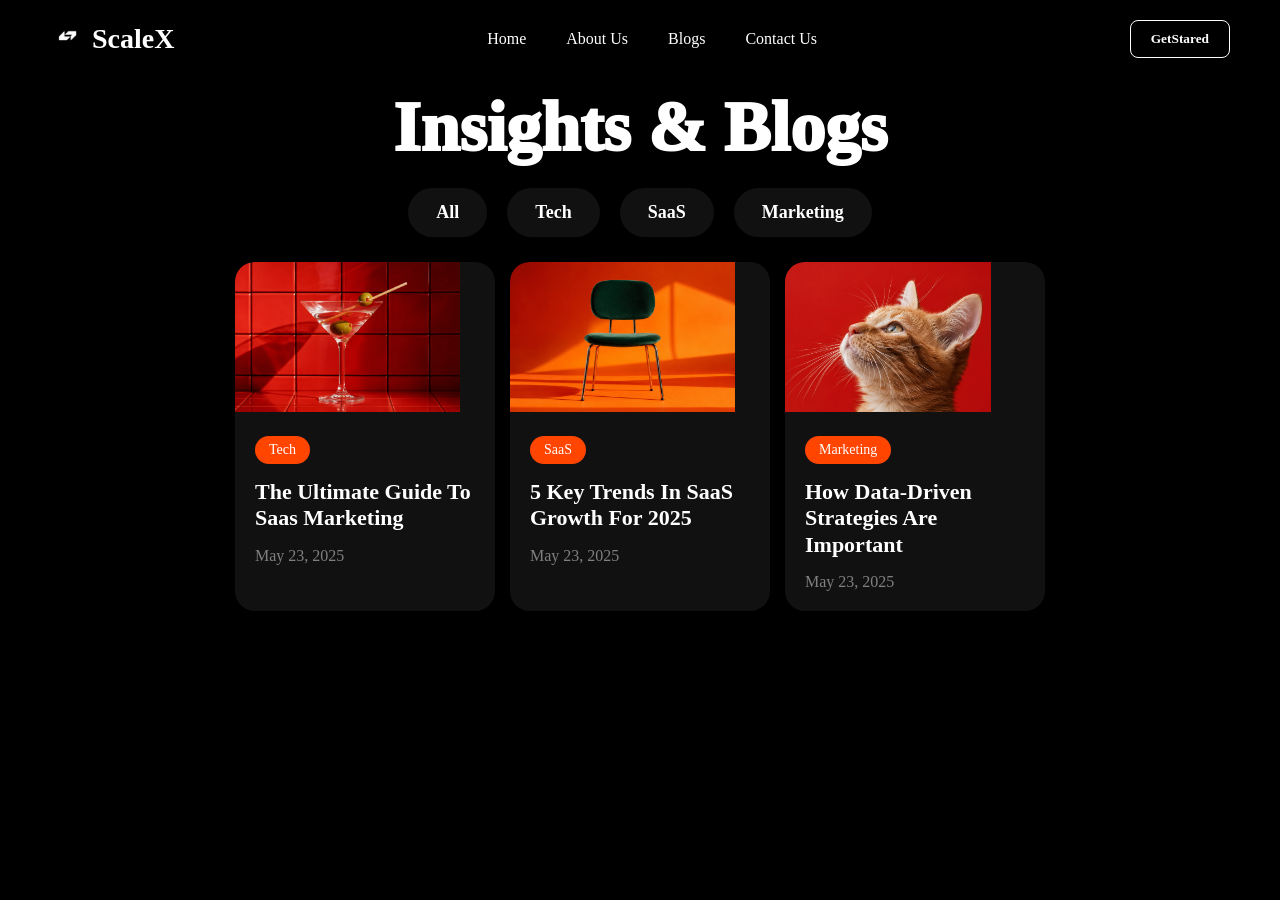
<file: assignment 2/index.html>
<!DOCTYPE html>
<html lang="en">
<head>
    <meta charset="UTF-8">
    <meta name="viewport" content="width=device-width, initial-scale=1.0">
    <title>Document</title>
    <link rel="stylesheet" href="style.css">
</head>
<body>
    <div class="navbar">

    
    <div id="leftcorner">
        <img src="./logo.png" alt="">
        <span>ScaleX</span> 
        </div>

    <div class="bar">
        <div >Home</div>
        <div >About Us</div>
        <div>Blogs</div>
        <div >Contact Us</div>
    </div>

    
        <button id="btn">GetStared</button>
    </div>

    <div class="title">Insights & Blogs</div>

    <div class="categories">
        <button>All</button>
        <button>Tech</button>
        <button>SaaS</button>
        <button>Marketing</button>
    </div>

    <!-- card 1 -->
        <div class="card">
            <div class="cardinfo">

            <img src="./1st card.jpeg" alt="">

            <div class="card-content">

                <span class="tag">Tech</span>

            <h2>The Ultimate Guide To Saas Marketing</h2>
            <p class="date">May 23, 2025</p>

            </div>
            </div>

    

        <!-- Card 2 -->


        <div class="cardinfo">

            <img src="./card2.jpeg" alt="">

            <div class="card-content">

                <span class="tag">SaaS</span>

                <h2>5 Key Trends In SaaS Growth For 2025</h2>

                <p class="date">May 23, 2025</p>

            </div>

        </div>

        <!-- Card 3 -->
        <div class="cardinfo">

            <img src="./card3.jpeg" alt="">

            <div class="card-content">

                <span class="tag">Marketing</span>

                <h2>How Data-Driven Strategies Are Important</h2>

                <p class="date">May 23, 2025</p>

            </div>

        </div>

    </div>

</body>
</html>
</file>
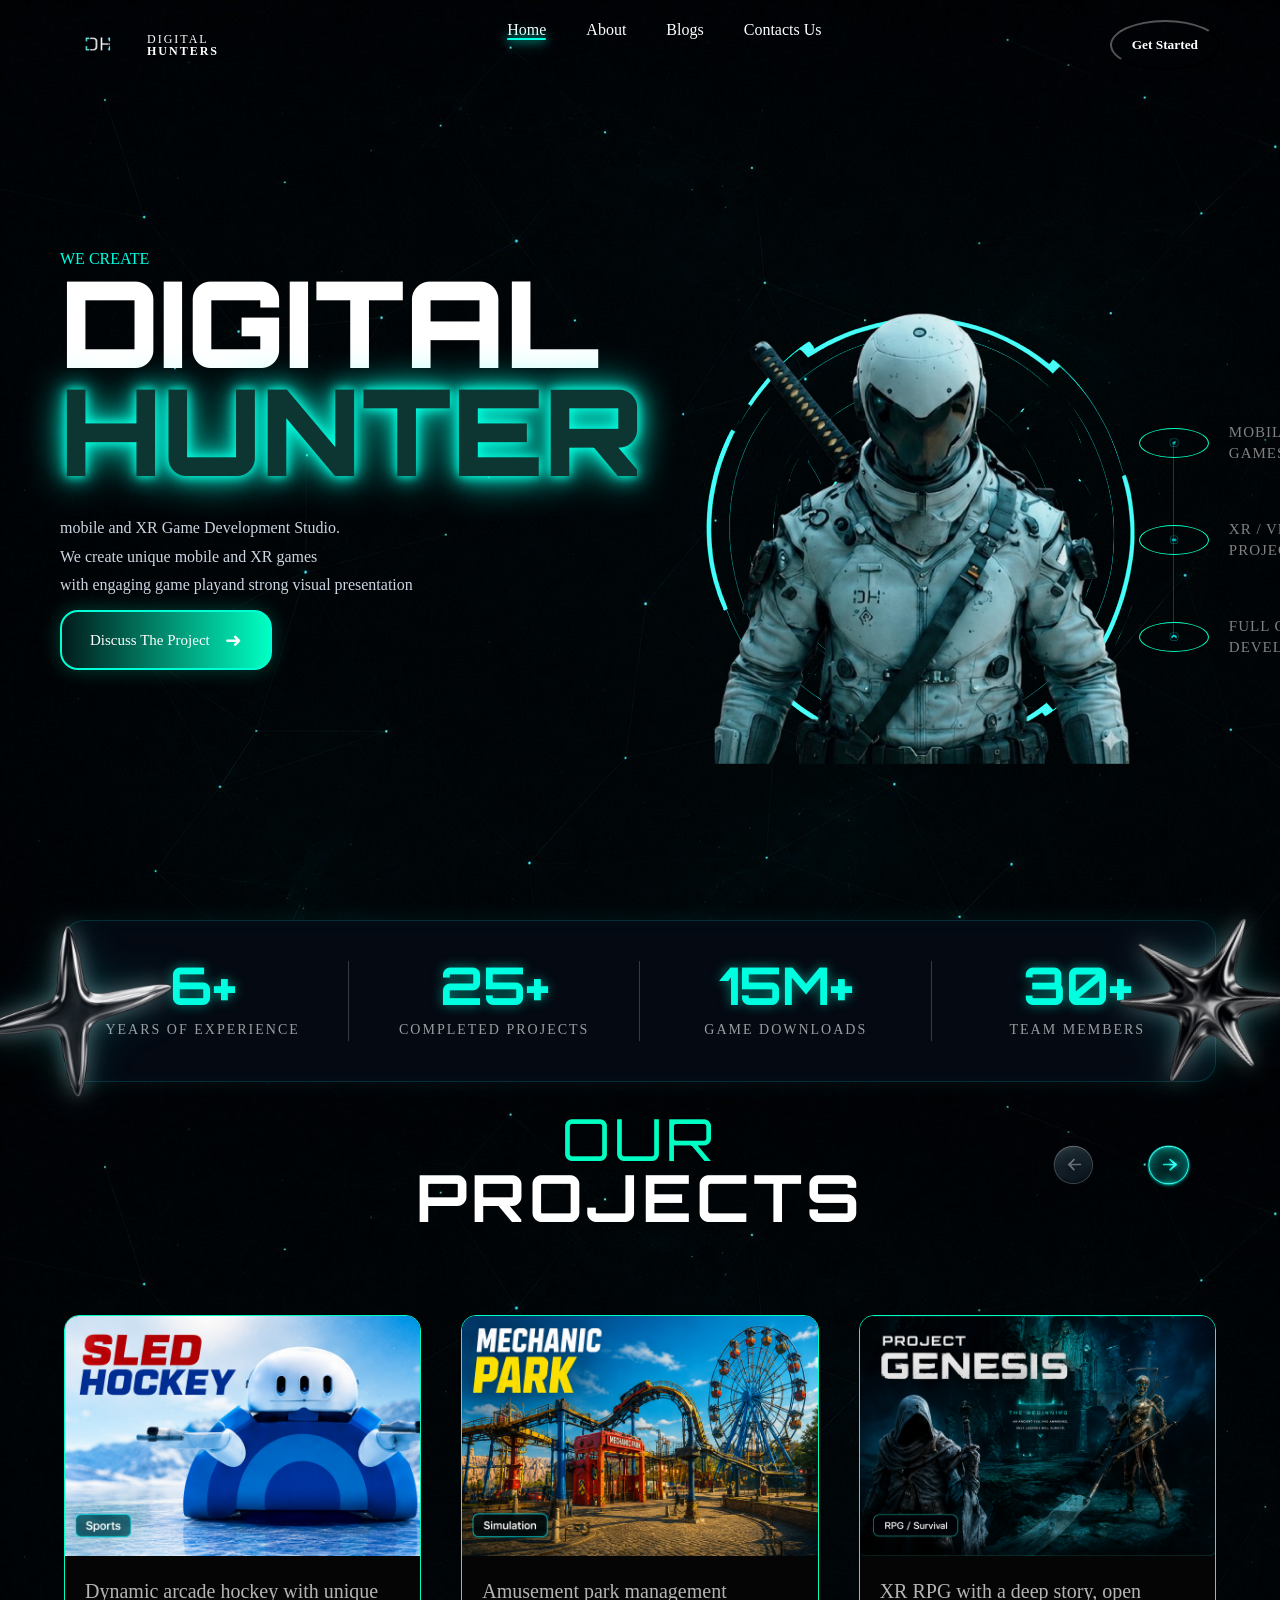
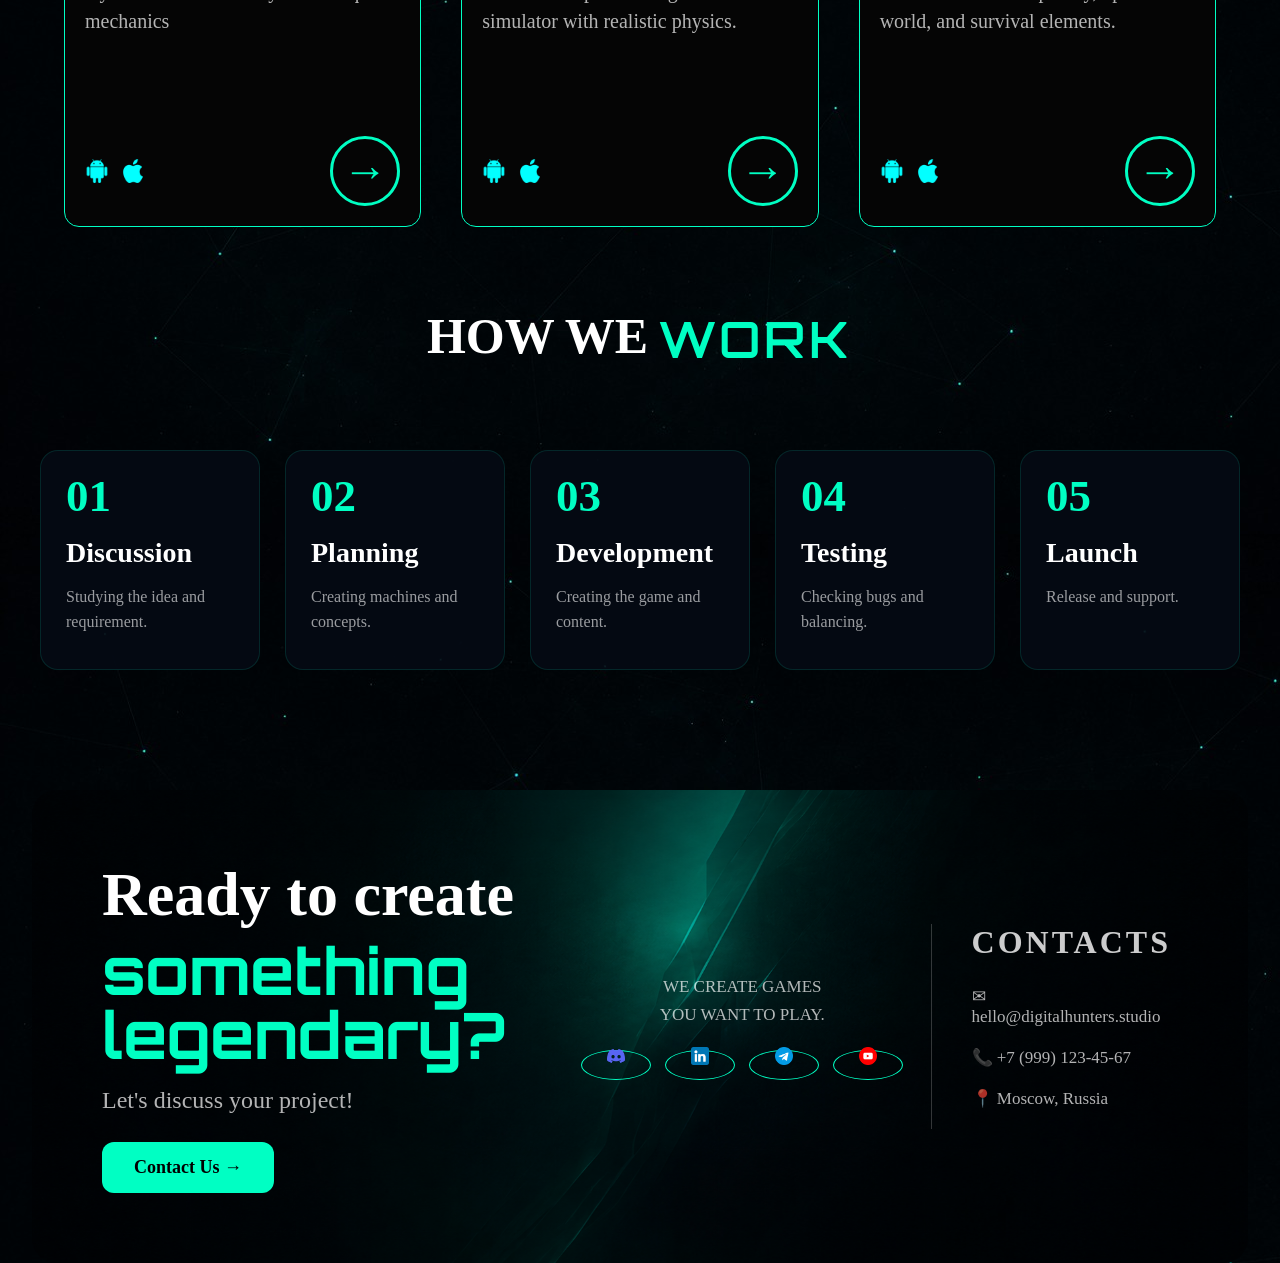
<file: assignment 3/index.html>
<!DOCTYPE html>
<html lang="en">
<head>
    <meta charset="UTF-8">
    <meta name="viewport" content="width=device-width, initial-scale=1.0">
    <title>Document</title>
    <link rel="stylesheet" href="style.css">
    <link href="https://fonts.googleapis.com/css2?family=Orbitron:wght@700;900&display=swap" rel="stylesheet">
</head>
<body>
    <div class="nav">
        <div class="leftbar">
            <img src="./logo.png" alt="">

            <div class="brandtext">
            <span>DIGITAL </span>
            <span >HUNTERS</span>
            </div>
        </div>

        <div class="bar">
            <a href="#" class="active">Home</a>
            <a href="#">About</a>
            <a href="#">Blogs</a>
            <a href="#">Contacts Us</a>
        </div>

        <button id="btn">Get Started</button>

    </div>

    <section class="hero">
    <div class="leftside">
        <span class="small">WE CREATE</span>
        <h1>
        <span class="white">DIGITAL</span>
        <span class="cyan">HUNTER</span>
        </h1>
        
        <span class="para">
        <p>mobile and XR Game Development Studio.</p>
        <p>  We create unique mobile and XR games </p>
        <p>with engaging game playand strong visual presentation</p>
        </span>

        <button class="project-btn">Discuss The Project
        <span>➜</span>
    </button>
    </div>

<div class="rightside">

    <div class="robot-area">

        <img class="shield" src="./circle.png" alt="shield">

        <div class="robot">
            <img src="./robot.png" alt="">
        </div>

        <!-- icons -->
        <div class="features">

            <div class="feature">
                <div class="icon">
                    <img src="./rocket.png" alt="">
                </div>

                <span>MOBILE <br> GAMES</span>
            </div>

            <div class="feature">
                <div class="icon">
                <img src="./andriodlogo.png" alt="">
                </div>

                <span>XR / VR <br> PROJECTS</span>
            </div>

            <div class="feature">
                <div class="icon">
                    <img src="./andriod.png" alt="">
                </div>

                <span>FULL CYCLE <br> DEVELOPMENT</span>
            </div>

        </div>

    </div>

</div>

    </section>

    <!-- robot ke neeche ka -->
    <section class="stats">
        <div class="stat-box">
            <h1>6+</h1>
            <p>YEARS OF EXPERIENCE</p>
        </div>

        <div class="line"></div>

         <div class="stat-box">
        <h1>25+</h1>
        <p>COMPLETED PROJECTS</p>
        </div>

        <div class="line"></div>

          <div class="stat-box">
        <h1>15M+</h1>
        <p>GAME DOWNLOADS</p>
        </div>

        <div class="line"></div>

        <div class="stat-box">
        <h1>30+</h1>
        <p>TEAM MEMBERS</p>
        </div>

        <!-- star -->
        
    <img class="star1" src="./image.png" alt="">
    <img class="star2" src="./star2.png" alt="">

    </section>

    <div class="work">

    <!-- empty left side -->
    <div class="blank"></div>

    <!-- center title -->
    <div class="project-title">
        <span class="green">OUR</span>
        <h1>PROJECTS</h1>
    </div>

    <!-- right arrows -->
    <div class="project-arrows">
        <img src="./arrow.png" alt="">
    </div>

</div>

<!-- projects -->

<div class="myproject">
    <div class="card">
        <img src="./sled.png" alt="">
        <div class="card-content">
            <p> Dynamic arcade hockey with unique mechanics</p>
        </div>

        <div class="card-bottom">
            <div class="platform">
             <img src="./android-logo.png" alt="">
                  <img src="./apple-logo.png" alt="">
                </div>

        <div class="arrow">
             →
        </div>
         </div>
    </div>


    <div class="card">
        <img src="./park.png" alt="">
        <div class="card-content">
            <p>  Amusement park management simulator with realistic physics.</p>
        </div>

        <div class="card-bottom">
            <div class="platform">
               <img src="./android-logo.png" alt="">
                  <img src="./apple-logo.png" alt="">
            </div>
        <div class="arrow">
             →
        </div>
         </div>

    </div>

    <div class="card">
        <img src="./genisis.png" alt="">

        <div class="card-content">
            <p> XR RPG with a deep story, open world, and survival elements.</p>
        </div>

        <div class="card-bottom">
            <div class="platform">
                    <img src="./android-logo.png" alt="">
                  <img src="./apple-logo.png" alt="">
            </div>
         <div class="arrow">
             →
        </div>
         </div>

    </div>

</div>

<!-- how we work -->
<div class="how-work">
    <span>HOW</span>
    <span>WE</span>
    <span class="green">WORK</span>
</div>

<!-- points of working -->

<div class="work-process">

    <div class="step-box">
        <h1>01</h1>
        <h2>Discussion</h2>
        <p>Studying the idea and requirement.</p>
    </div>

    <div class="step-box">
        <h1>02</h1>
        <h2>Planning</h2>
        <p>Creating machines and concepts.</p>
    </div>

    <div class="step-box">
        <h1>03</h1>
        <h2>Development</h2>
        <p>Creating the game and content.</p>
    </div>

     <div class="step-box">
        <h1>04</h1>
        <h2>Testing</h2>
        <p>Checking bugs and balancing.</p>
    </div>

    <div class="step-box">
        <h1>05</h1>
       <h2>Launch</h2>
        <p>Release and support.</p>
    </div>

</div>

<footer class="footer">

    <!-- LEFT -->

    <div class="footer-left">

       <h1>Ready to create</h1>

        <h2>something legendary?</h2>

        <p>
            Let's discuss your project!
        </p>

        <button>
            Contact Us →
        </button>

    </div>

    <!-- CENTER -->

    <div class="footer-center">

        <p>
            WE CREATE GAMES <br>
            YOU WANT TO PLAY.
        </p>

        <div class="social-icons">

            <div class="icon">
                <img src="./discord.png" alt="">
            </div>

            <div class="icon">
                <img src="./linkedin.png" alt="">
            </div>

            <div class="icon">
                <img src="./telegram.png" alt="">
            </div>

            <div class="icon">
                <img src="./youtube.png" alt="">
            </div>

        </div>

    </div>

    <!-- RIGHT -->

    <div class="footer-right">

        <h3>CONTACTS</h3>

        <p>✉ hello@digitalhunters.studio</p>

        <p>📞 +7 (999) 123-45-67</p>

        <p>📍 Moscow, Russia</p>

    </div>

</footer>

</body>
</html>
</file>
<file: assignment 2/style.css>
*{
 margin: 0;
 padding: 0;
box-sizing: border-box;
font-family: 'heletica neue';
}
html,
body{
height: 100%;
 width: 100%;
 background-color: black;
}

.navbar{
    display: flex;
    justify-content: space-between;
    align-items: center;
    padding: 20px 50px;
}

#leftcorner{
     color: white;
    font-size: 28px;
    font-weight: bold;
}
#leftcorner img{
    width: 35px;
}

.bar{
    display: flex;
    gap: 40px;
    color: white;
    font-weight: 500;
     border: 1px solid transparent;
    border-radius: 8px;
    cursor: pointer;
    transition: all 0.3s ease;
}

.bar div:hover{
    cursor: pointer;
    transform: scale(1.15);
}

button{
   background-color: transparent;
    color: white;
    border: 1px solid white;
    padding: 10px 20px;
    border-radius: 8px;
    font-weight: 600;
    cursor: pointer;
    transition: all 0.3s ease;
}
 #btn:hover{
     background-color: orangered;
    border-color: orangered;
    transform: scale(1.08);
 }

/* title */

.title{
     color: white;
    text-align: center;
    font-size: 70px;
    font-weight: 1000;
    margin-top: 10px;
}

.categories{
    display: flex;
    justify-content: center;
    gap: 20px;
    margin-top: 20px;
}

.categories button{
    background-color: #111;
    color: white;
    border: none;
    padding: 14px 28px;
    border-radius: 30px;
    font-size: 18px;
    cursor: pointer;
    transition: all 0.3s ease;
}

.categories button:hover{
    background-color: orangered;
   transform: scale(1.15);
   
}

/* cards */

.card{
    display: flex;
    justify-content: center;
    gap: 15px;
    margin-top: 25px;
    flex-wrap: nowrap;
}
.cardinfo{
    width: 260px;
    background-color: #111;
    border-radius: 20px;
    overflow: hidden;
    color: white;
    transition: all 0.3s ease;
}

.cardinfo:hover{
    transform: translateY(-10px);
}

.cardinfo img{
    height: 150px;
    object-fit: cover;
}

.card-content{
    padding: 20px;
}

.tag{
    display: inline-block;
    background-color: orangered;
    padding: 6px 14px;
    border-radius: 20px;
    font-size: 14px;
    margin-bottom: 15px;
}

.card h2{
    font-size: 22px;
    line-height: 1.2;
    margin-bottom: 15px;
}

.date{
    color: gray;
    font-size: 16px;
}
</file>
<file: assignment 3/style.css>
*{
 margin: 0;
 padding: 0;
box-sizing: border-box;
font-family: 'heletica neue';
}
html,
body{
height: 100%;
 width: 100%;
 background-image: url(./background.jpeg);
}

.nav{
    padding: 20px 60px;
    display: flex;
    justify-content: space-between;
}

.leftbar{
    display: flex;
    align-items: center;
    gap: 12px;
}


.leftbar img{
    height: 50px;
}

.brandtext{
    display: flex;
    flex-direction: column;
    font-family: 'Orbitron', sans-serif;
    line-height: 1;
}

.brandtext span:first-child{
    font-size: 12px;
  color: white;
  letter-spacing: 2px;
}

.brandtext span:last-child{
    font-size: 12px;
  font-weight: 700;
  color: white;
  letter-spacing: 2px;
}

.leftside{
    width: 50%;
    color: white;

    transform: translateY(-80px);

}

#btn{
    height: 50px;
    border-radius: 50%;
    background-color: transparent;
    color: white;
    padding: 10px 20px;
    font-weight: 900;
    cursor: pointer;
    transition: all 0.3s ease;
}

#btn:hover{
    background-color: #00ffe0;
    color: black;
    transform: scale(1.08);
    border-color: rgb(14, 83, 232);
}

.project-btn{
    margin-top: 10px;

    display: flex;
    align-items: center;
    gap: 15px;

    padding: 16px 28px;

    border: 2px solid #00ffd5;
    border-radius: 18px;

    background: linear-gradient(90deg,#021b1b,#00ffc3);

    color: white;
    font-size: 15px;
    font-weight: 500;

    cursor: pointer;

    transition: 0.3s ease;

    box-shadow: 0 0 20px rgba(0,255,200,0.25);
}

.project-btn span{
    font-size: 20px;
    transition: 0.3s ease;
}

.project-btn:hover{
    transform: translateY(-3px) scale(1.03);

    box-shadow: 0 0 30px rgba(0,255,200,0.5);
}

.project-btn:hover span{
    transform: translateX(6px);
}

/* glowing line */

.bar{
    display: flex;
    gap: 40px;
    border: 1px solid transparent;
    border-radius: 8px;
    cursor: pointer;
    transition: all 0.3s ease;
}

.bar a:hover{
    cursor: pointer;
    transform: scale(1.15);
} 

.bar a{
    position: relative;
    text-decoration: none;
    color: white;
    font-size: 16px;
}

.bar a.active::after{
    content: "";
    position: absolute;

    left: 0;
    bottom: -8px;

    width: 100%;
    height: 2px;

    top: 17px;

    background: #00ffe0;

    box-shadow:
      0 0 8px #00ffe0,
      0 0 16px #00ffe0;

    border-radius: 10px;
}

/* left side content */

.hero{
    min-height: 100vh;

    display: flex;

    align-items: center;

    justify-content: space-between;

    padding: 0 60px;
}


h1{
    display: flex;
    flex-direction: column;
    line-height: 0.9;
}

h1 span{
    font-family: 'Orbitron', sans-serif;
    font-size: 120px;
    font-weight: 900;
}

.small{
    color: #00ffe0;
    
}

.cyan{
    
    color: #0d3632;

    text-shadow:
        0 0 10px #00ffe0,
        0 0 20px #00ffe0,
        0 0 40px #00ffe0;
}

.para{
    display: flex;
    flex-direction: column;
    margin-top: 30px;
    max-width: 500px;

    color: #cbd5e1;
    line-height: 1.8;
    font-size: 16px;
}

/* robot -shield */

/* LEFT SIDE */
.leftside{
    width: 50%;
    color: white;
}

/* RIGHT SIDE */
.rightside{
    width: 50%;

    display: flex;
    justify-content: center;
    align-items: center;

    position: relative;
}

/* wrapper */

.robot-area{
    position: relative;

    width: 42vw;
    max-width: 700px;

}

/* shield */

.shield{
    position: absolute;

    width: 145%;

    left: 48%;
    top: 50%;

    transform: translate(-50%, -50%);

    z-index: 1;
}

/* robot */

.robot{
    position: absolute;

    left: 40%;
    top: 50%;

    transform: translate(-50%, -50%);

    z-index: 2;
}

.robot img{
    width: 130%;
    max-width: 520px;

    object-fit: contain;
}



/* FEATURES */

.features{
    position: absolute;

    right: -200px;

    top: 50%;

    transform: translateY(-50%);

    width: 260px;

    display: flex;
    flex-direction: column;

    gap: 55px;

    z-index: 10;
}

/* vertical line */

.features::before{
    content: "";

    position: absolute;

    left: 34px;
    top: 20px;

    width: 1px;
    height: 82%;

    background: rgba(0,255,255,0.25);
}

/* each row */

.feature{
    display: flex;
    align-items: center;

    gap: 20px;

    width: 100%;
}

/* icon box */

.icon{
    width: 70%;
    height: 70%;

    min-width: 70px;

    border-radius: 50%;

    display: flex;
    justify-content: center;
    align-items: center;
}



/* text */

.feature span{
    width: 150px;

    color: grey;

    font-size: 15px;
    line-height: 1.4;

    letter-spacing: 1px;
}



/* robot-bar */

.stats{
    width: 90%;

    margin: -70px auto 0 auto;

    padding: 40px 20px;

    display: flex;

    justify-content: space-around;

    align-items: center;

    flex-wrap: wrap;

    gap: 20px;

    background: rgba(5,10,20,0.92);

    border: 1px solid rgba(0,255,255,0.15);

    border-radius: 20px;

    backdrop-filter: blur(10px);

    box-shadow:
    0 0 25px rgba(0,255,255,0.08),
    inset 0 0 20px rgba(0,255,255,0.03);

    position: relative;

    z-index: 20;
}

.stat-box{
    text-align: center;
    width: 220px;
}

.stat-box h1{
    color: #00ffe1;
    font-size: 52px;
    font-family: 'Orbitron', sans-serif;
    margin-bottom: 10px;

    text-shadow: 0 0 12px rgba(0,255,225,0.5);
}

.stat-box p{
    color: rgba(255,255,255,0.6);

    font-size: 14px;
    letter-spacing: 2px;
    line-height: 1.5;
}

.line{
    width: 1px;
    height: 80px;

    background: rgba(255,255,255,0.2);
}

/* adding stars */


.star1,.star2{
        position: absolute;
        width: 200px;
        z-index: 200;
        filter:
        drop-shadow(0 0 10px rgba(255,255,255,0.3))
        drop-shadow(0 0 20px rgba(0,255,255,0.2));
    }

.star1{
        left: -90px;
        top: 00%;
    }

.star2{
        right: -80px;
        top: 50%;
        transform: translateY(-50%) rotate(20deg);
    }


    /* our project */

.work{
    width: 90%;

    margin: 20px auto;

    display: grid;

    grid-template-columns: 1fr 1fr 1fr;

    align-items: center;
}

/* title */

.project-title{
    text-align: center;

    line-height: 1;
}

/* OUR */

.green{
    color: #00ffc3;

    font-size: 58px;

    letter-spacing: 4px;

    font-family: 'Orbitron', sans-serif;
}

/* PROJECTS */

.project-title h1{
    font-size: 65px;

    color: white;

    letter-spacing: 4px;

    font-family: 'Orbitron', sans-serif;
}

/* arrows */

.project-arrows{
    display: flex;

    justify-content: flex-end;

    align-items: center;
}

.project-arrows img{
    width: 200px;
    
    cursor: pointer;
}



/* my project demo */

.myproject{
    width: 90%;

    margin: 80px auto;

    display: flex;

    justify-content: space-between;

    gap: 40px;
}

/* CARD */

.card{
    width: 32%;

    background: #050505;

    border: 1px solid #00ffc3;

    border-radius: 15px;

    overflow: hidden;

    display: flex;

    flex-direction: column;

    transition: 0.3s;
}

.card:hover{
    transform: translateY(-10px);

    box-shadow: 0 0 20px rgba(0,255,200,0.3);
}

/* IMAGE */

.card > img{
    width: 100%;
    height: 240px;

    object-fit: cover;

    object-position: center;

    transition: all 2s cubic-bezier(0.19, 1, 0.22, 1);
}

/* HOVER EFFECT */

.card:hover img{
    transform: scale(1.1);

    object-position: bottom;
}

/* CONTENT */

.card-content{
    flex: 1;

    padding: 20px;
}

.card-content p{
    color: rgba(255,255,255,0.7);

    font-size: 20px;

    line-height: 1.5;

    min-height: 120px;
}

/* BOTTOM */

.card-bottom{
    display: flex;

    justify-content: space-between;

    align-items: center;

    padding: 20px;
}

/* ICONS */

.platform{
    display: flex;

    align-items: center;

    gap: 12px;
}

.platform img{

    width: 24px;

    height: 24px;

    filter: brightness(0) saturate(100%) invert(84%) sepia(88%) saturate(749%) hue-rotate(105deg) brightness(103%) contrast(101%);

    object-fit: contain;

    transition: 0.3s;
}

.platform img:hover{
    cursor: pointer;
    transform: translateY(-10px);
}

/* ARROW */

.arrow{
    width: 70px;

    height: 70px;

    border: 3px solid #00ffc3;

    border-radius: 50%;

    display: flex;

    justify-content: center;

    align-items: center;

    color: #00ffc3;

    font-size: 45px;

    cursor: pointer;

    transition: 0.3s;
}

.arrow:hover{
    background: #00ffc3;

    color: black;
}

/* how we work */

.how-work {
    display: flex;
    flex-direction: row;
    justify-content: center;
    gap: 10px;
}

.how-work span{
    color: white;
    font-size: 50px;
    font-weight: 600;
}

.how-work .green{
    color: #00ffc3;
}

/* Points of working */

.work-process{
    width: 90%;

    margin: 80px auto;

    display: flex;

    flex-direction: row;

    justify-content: center;

    align-items: center;

    gap: 25px;
}

/* BOX */

.step-box{
    width: 220px;

    height: 220px;

    background: rgba(5,10,20,0.92);

    border: 1px solid rgba(0,255,200,0.12);

    border-radius: 18px;

    padding: 25px;

    box-sizing: border-box;

    transition: 0.4s;

    flex-shrink: 0;
}

/* HOVER */

.step-box:hover{
    transform: translateY(-8px);

    border-color: #00ffc3;

    box-shadow: 0 0 20px rgba(0,255,200,0.2);
}

/* NUMBER */

.step-box h1{
    color: #00ffc3;

    font-size: 45px;

    margin-bottom: 20px;
}

/* TITLE */

.step-box h2{
    color: white;

    font-size: 28px;

    margin-bottom: 15px;
}

/* TEXT */

.step-box p{
    color: rgba(255,255,255,0.6);

    line-height: 1.6;
}

/* FOOTER */

.footer{
    width: 95%;

    min-height: 420px;

    margin: 120px auto;

    padding: 70px;

    background-image: url("./footer.png");

    background-size: cover;

    background-position: center;

    background-repeat: no-repeat;

    border-radius: 25px;

    display: flex;

    justify-content: space-between;

    align-items: center;

    gap: 50px;

    overflow: hidden;
}

/* LEFT */

.footer-left{
    width: 42%;
}

.footer-left h1{
    color: white;

    font-size: 62px;

    line-height: 1.1;

    margin-bottom: 10px;
}

.footer-left h2{
    color: #00ffc3;

    font-size: 64px;

    line-height: 1;

    font-family: 'Orbitron', sans-serif;

    margin-bottom: 20px;
}

.footer-left p{
    color: rgba(255,255,255,0.7);

    font-size: 24px;

    margin-bottom: 28px;
}

.footer-left button{
    padding: 15px 32px;

    background: #00ffc3;

    color: black;

    border: none;

    border-radius: 12px;

    font-size: 18px;

    font-weight: 600;

    cursor: pointer;
}

/* CENTER */

.footer-center{
    width: 24%;

    text-align: center;
}

.footer-center img{
    width: 180px;

    margin-bottom: 18px;
}

.footer-center p{
    color: rgba(255,255,255,0.7);

    font-size: 17px;

    line-height: 1.7;

    margin-bottom: 20px;
}

/* SOCIAL ICONS */

.social-icons{
    display: flex;

    justify-content: center;

    gap: 14px;
}

.icon{
    width: 30px;
    height: 30px;

    border: 1px solid #00ffc3;

    border-radius: 50%;

    display: flex;
    justify-content: center;
    align-items: center;
}

.icon img{
    width: 18px;
    height: 18px;

    object-fit: contain;

}

/* RIGHT */

.footer-right{
    width: 23%;

    padding-left: 40px;

    border-left: 1px solid rgba(255,255,255,0.2);
}

.footer-right h3{
    color: rgba(255,255,255,0.8);

    font-size: 32px;

    margin-bottom: 25px;

    letter-spacing: 3px;
}

.footer-right p{
    color: rgba(255,255,255,0.7);

    font-size: 17px;

    margin-bottom: 20px;
}
</file>
